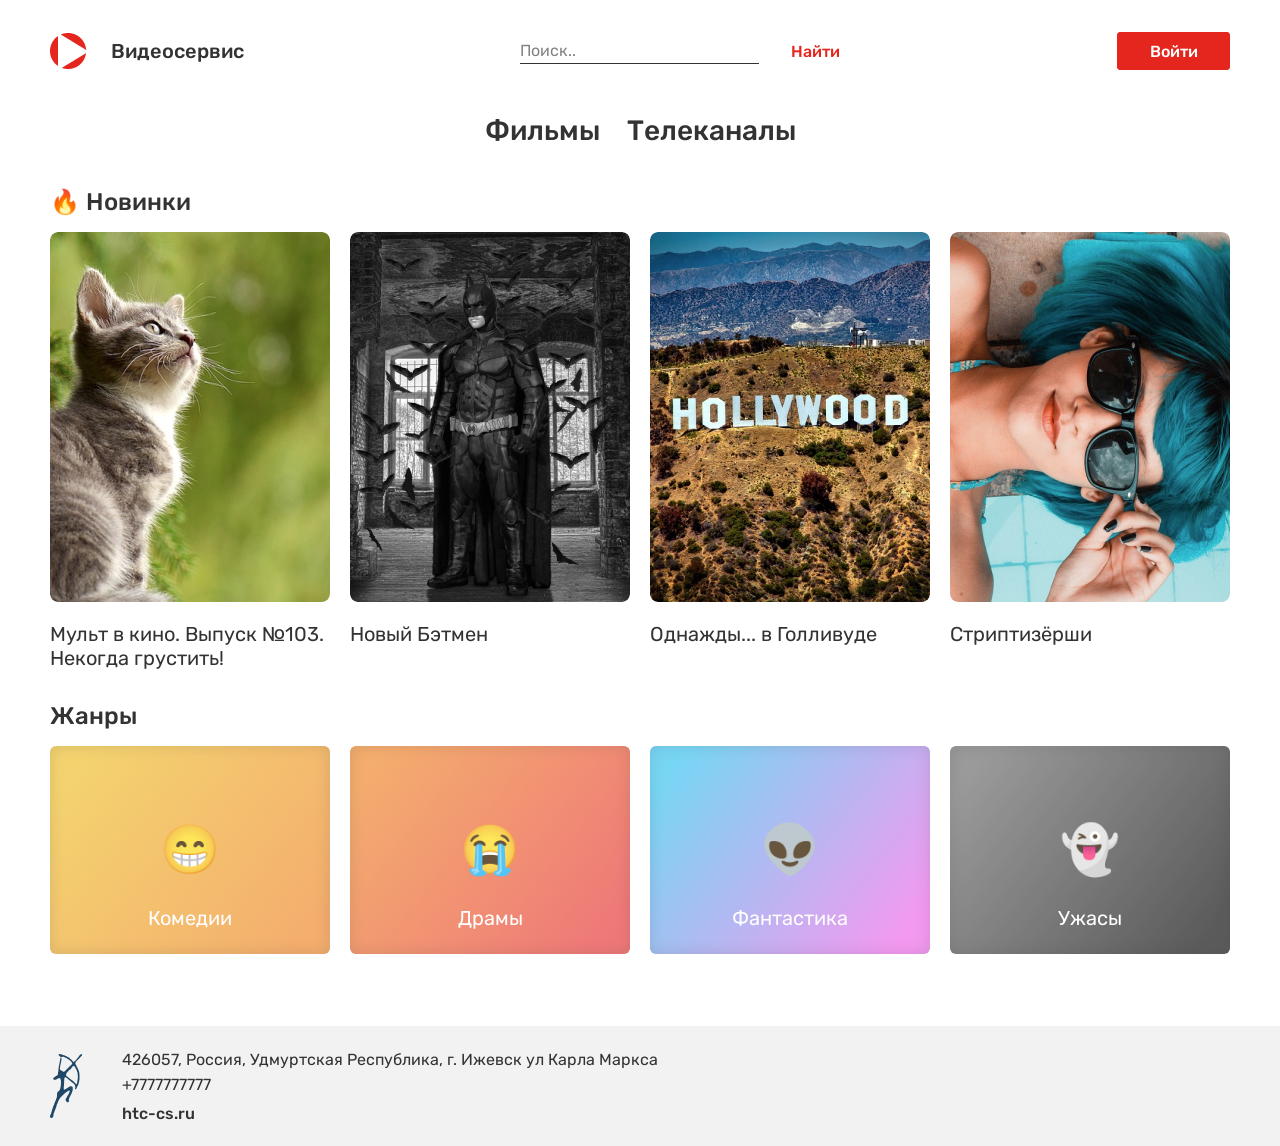
<file: index.html>
<!DOCTYPE html>
<html lang="en">
<head>
    <meta charset="UTF-8">
    <meta name="viewport" content="width=device-width, initial-scale=1.0">
    <link rel="stylesheet" href="css/style.css">
    <title>videoservice</title>
</head>
<body>
     <div class="container">
        <header class="header">
            <div class="header__logo">
                <img src="imgs/sign.png" alt="logo">
                <p class="header__logo_title">Видеосервис</p>
            </div>
            <form class="header_searchForm">
                <input class="header__search-text" type="text" placeholder="Поиск..">
                <input class="header__search-bar" type="button" value="Найти">
            </form>
            <form>
                <div class="header__auth-btn">
                    <a href="login.html" class="header__auth-btn">Войти</a>
                </div>
            </form>
        </header>
        <main>
            <nav class="nav">
                <a class="nav__a" href="index.html">Фильмы</a>
                <a class="nav__a" href="channels.html">Телеканалы</a>
            </nav>
            <p class="gallery__new">&#128293; Новинки</p>
            <div class="gallery__movie">
                <div class="gallery__movie-item">
                    <img class="gallery__movie-item-img" src="imgs/kotek.png" alt="kotek">
                    <p class="gallery__movie-item-p"> Мульт в кино. Выпуск №103. Некогда грустить!</p>
                    <p class="gallery__movie-item-description">Фильм повествует о череде событий, произошедших в Голливуде в 1969 году, на закате "золотого века"</p>
                </div>
                <div class="gallery__movie-item">
                    <img class="gallery__movie-item-img" src="imgs/batman.png" alt="kotek">
                    <p class="gallery__movie-item-p">Новый Бэтмен</p>
                    <p class="gallery__movie-item-description">Фильм повествует о череде событий, произошедших в Голливуде в 1969 году, на закате "золотого века"</p>
                </div>
                <div class="gallery__movie-item">
                    <img class="gallery__movie-item-img" src="imgs/holly.png" alt="kotek">
                    <p class="gallery__movie-item-p">Однажды... в Голливуде</p>
                    <p class="gallery__movie-item-description">Фильм повествует о череде событий, произошедших в Голливуде в 1969 году, на закате "золотого века"</p>
                </div>
                <div class="gallery__movie-item">
                    <img class="gallery__movie-item-img" src="imgs/picture.png" alt="kotek">
                    <p class="gallery__movie-item-p">Стриптизёрши</p>
                    <p class="gallery__movie-item-description">Фильм повествует о череде событий, произошедших в Голливуде в 1969 году, на закате "золотого века"</p>
                </div>
            </div>
            <div class="genres">
                <p class="gallery__new">
                    Жанры
                </p>
                <div class="genre-gallery">
                    <div class="genre comedy">
                        <p class="genre__emj">&#128513;</p>
                        <p class="genre__title">Комедии</p>
                    </div>
                    <div class="genre drama">
                        <p class="genre__emj">&#128557;</p>
                        <p class="genre__title">Драмы</p>
                    </div>
                    <div class="genre sci-fi">
                        <p class="genre__emj">&#128125;</p>
                        <p class="genre__title">Фантастика</p>
                    </div>
                    <div class="genre horror">
                        <p class="genre__emj">&#128123;</p>
                        <p class="genre__title">Ужасы</p>
                    </div>
                </div>
            </div>
        </main>
     </div>
     <footer class="footer">
        <div class="container footer-container">
            <div class="footer__logo">
                <img src="imgs/htc-cs-logo.png" alt="">
            </div>
            <div class="footer__info">
                <p class="footer__info-adr">426057, Россия, Удмуртская Республика, г. Ижевск ул Карла Маркса</p>
                <p class="footer__info-adr">+7777777777</p>
                <a class="footer__info-a" href="https://htc-cs.ru">htc-cs.ru</a>
            </div>
        </div>
     </footer>
</body>
</html>
</file>
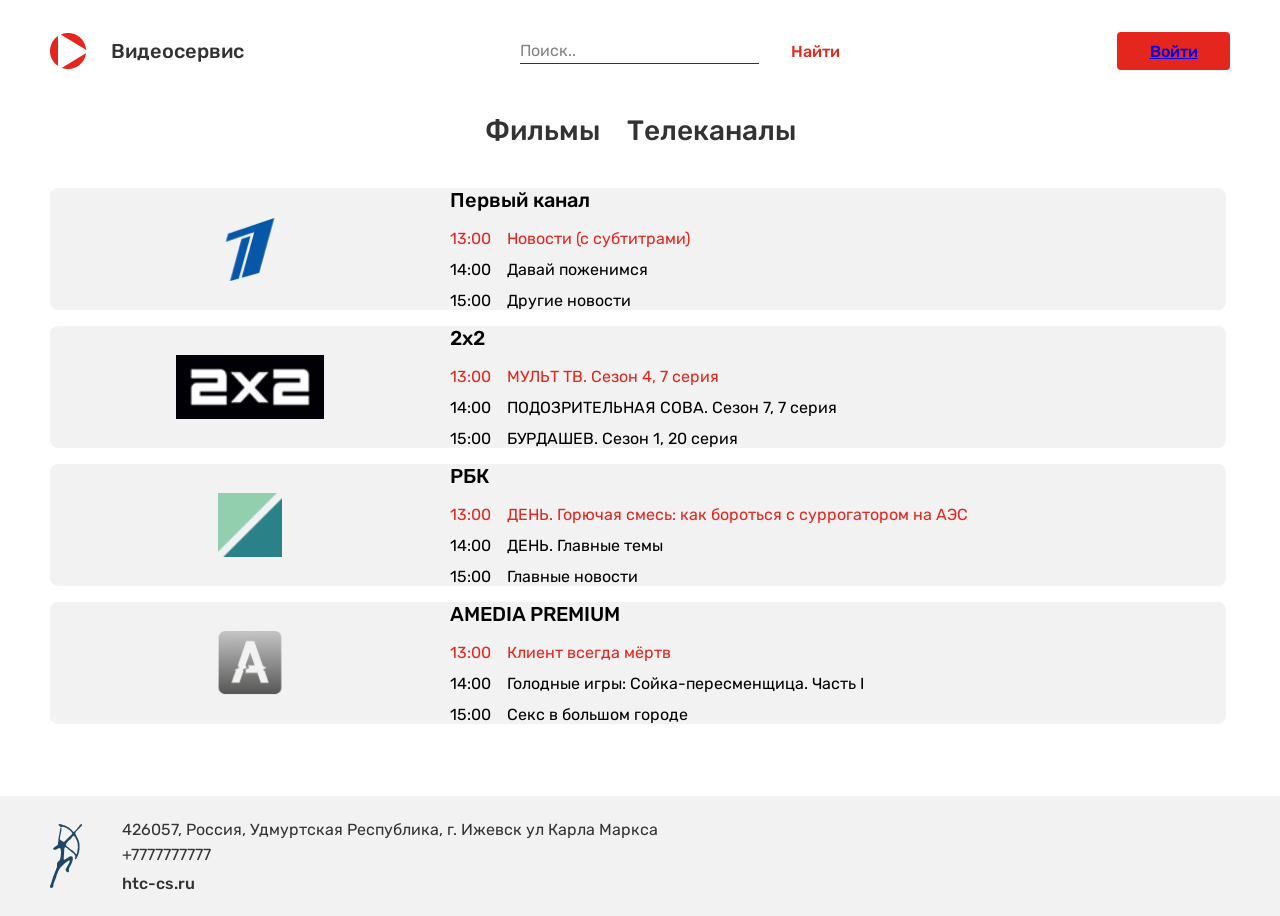
<file: channels.html>
<!DOCTYPE html>
<html lang="en">
<head>
    <meta charset="UTF-8">
    <meta name="viewport" content="width=device-width, initial-scale=1.0">
    <link rel="stylesheet" href="css/style.css">
    <title>videoservice</title>
</head>
<body>
     <div class="container">
        <header class="header">
            <div class="header__logo">
                <img src="imgs/sign.png" alt="logo">
                <p class="header__logo_title">Видеосервис</p>
            </div>
            <form class="header_searchForm">
                <input class="header__search-text" type="text" placeholder="Поиск..">
                <input class="header__search-bar" type="button" value="Найти">
            </form>
            <form>
                <div class="header__auth-btn">
                    <a href="login.html" class="header__auth-btn-text">Войти</a>
                </div>
            </form>
        </header>
        <main>
            <nav class="nav">
                <a class="nav__a" href="index.html">Фильмы</a>
                <a class="nav__a" href="channels.html">Телеканалы</a>
            </nav>
            <div class="tvchannels">
                <div class="tvchannelsItem">
                    <img class="tvchannelsItem_img" src="imgs/logoperviy.png" alt="">
                    <div class="tvchannelsItem_text">
                        
                        <div class="tvWholeText">
                            <p class="tvchannelsItem_title">
                                Первый канал
                            </p>
                            <div class="tvchannelItem_descr">
                            <div class="tvchannelTime">
                                <p class="tvchannelTimeText colorRed">
                                    13:00
                                </p>
                                <p class="tvchannelTimeText">
                                    14:00
                                </p>
                                <p class="tvchannelTimeText">
                                    15:00
                                </p>
                            </div>
                            <div class="tvchannelProgram">
                                <p class="tvchannelProgramText colorRed">
                                    Новости (с субтитрами)
                                </p>
                                <p class="tvchannelProgramText">
                                    Давай поженимся
                                </p>
                                <p class="tvchannelProgramText">
                                    Другие новости
                                </p>
                            </div>
                            </div>
                        </div>
                        
                    </div>
                    
                </div>
                <div class="tvchannelsItem">
                    <img class="tvchannelsItem_img" src="imgs/logo2x2.png" alt="">
                    <div class="tvchannelsItem_text">
                        
                        <div class="tvWholeText">
                            <p class="tvchannelsItem_title">
                                2x2
                            </p>
                            <div class="tvchannelItem_descr">
                            <div class="tvchannelTime">
                                <p class="tvchannelTimeText colorRed">
                                    13:00
                                </p>
                                <p class="tvchannelTimeText">
                                    14:00
                                </p>
                                <p class="tvchannelTimeText">
                                    15:00
                                </p>
                            </div>
                            <div class="tvchannelProgram">
                                <p class="tvchannelProgramText colorRed">
                                    МУЛЬТ ТВ. Сезон 4, 7 серия
                                </p>
                                <p class="tvchannelProgramText">
                                    ПОДОЗРИТЕЛЬНАЯ СОВА. Сезон 7, 7 серия
                                </p>
                                <p class="tvchannelProgramText">
                                    БУРДАШЕВ. Сезон 1, 20 серия
                                </p>
                            </div>
                            </div>
                        </div>
                        
                    </div>
                    
                </div>
                <div class="tvchannelsItem">
                    <img class="tvchannelsItem_img" src="imgs/logorbk.png" alt="">
                    <div class="tvchannelsItem_text">
                        
                        <div class="tvWholeText">
                            <p class="tvchannelsItem_title">
                                РБК
                            </p>
                            <div class="tvchannelItem_descr">
                            <div class="tvchannelTime">
                                <p class="tvchannelTimeText colorRed">
                                    13:00
                                </p>
                                <p class="tvchannelTimeText">
                                    14:00
                                </p>
                                <p class="tvchannelTimeText">
                                    15:00
                                </p>
                            </div>
                            <div class="tvchannelProgram">
                                <p class="tvchannelProgramText colorRed">
                                    ДЕНЬ. Горючая смесь: как бороться с суррогатором на АЭС
                                </p>
                                <p class="tvchannelProgramText">
                                    ДЕНЬ. Главные темы
                                </p>
                                <p class="tvchannelProgramText">
                                    Главные новости
                                </p>
                            </div>
                            </div>
                        </div>
                        
                    </div>
                    
                </div>
                <div class="tvchannelsItem">
                    <img class="tvchannelsItem_img" src="imgs/logoamedia.png" alt="">
                    <div class="tvchannelsItem_text">
                        
                        <div class="tvWholeText">
                            <p class="tvchannelsItem_title">
                                AMEDIA PREMIUM
                            </p>
                            <div class="tvchannelItem_descr">
                            <div class="tvchannelTime">
                                <p class="tvchannelTimeText colorRed">
                                    13:00
                                </p>
                                <p class="tvchannelTimeText">
                                    14:00
                                </p>
                                <p class="tvchannelTimeText">
                                    15:00
                                </p>
                            </div>
                            <div class="tvchannelProgram">
                                <p class="tvchannelProgramText colorRed">
                                    Клиент всегда мёртв
                                </p>
                                <p class="tvchannelProgramText">
                                    Голодные игры: Сойка-пересменщица. Часть I
                                </p>
                                <p class="tvchannelProgramText">
                                    Секс в большом городе
                                </p>
                            </div>
                            </div>
                        </div>
                        
                    </div>
                    
                </div>
            </div>
        </main>
     </div>
     <footer class="footer">
        <div class="container footer-container">
            <div class="footer__logo">
                <img src="imgs/htc-cs-logo.png" alt="">
            </div>
            <div class="footer__info">
                <p class="footer__info-adr">426057, Россия, Удмуртская Республика, г. Ижевск ул Карла Маркса</p>
                <p class="footer__info-adr">+7777777777</p>
                <a class="footer__info-a" href="https://htc-cs.ru">htc-cs.ru</a>
            </div>
        </div>
     </footer>
</body>
</html>
</file>
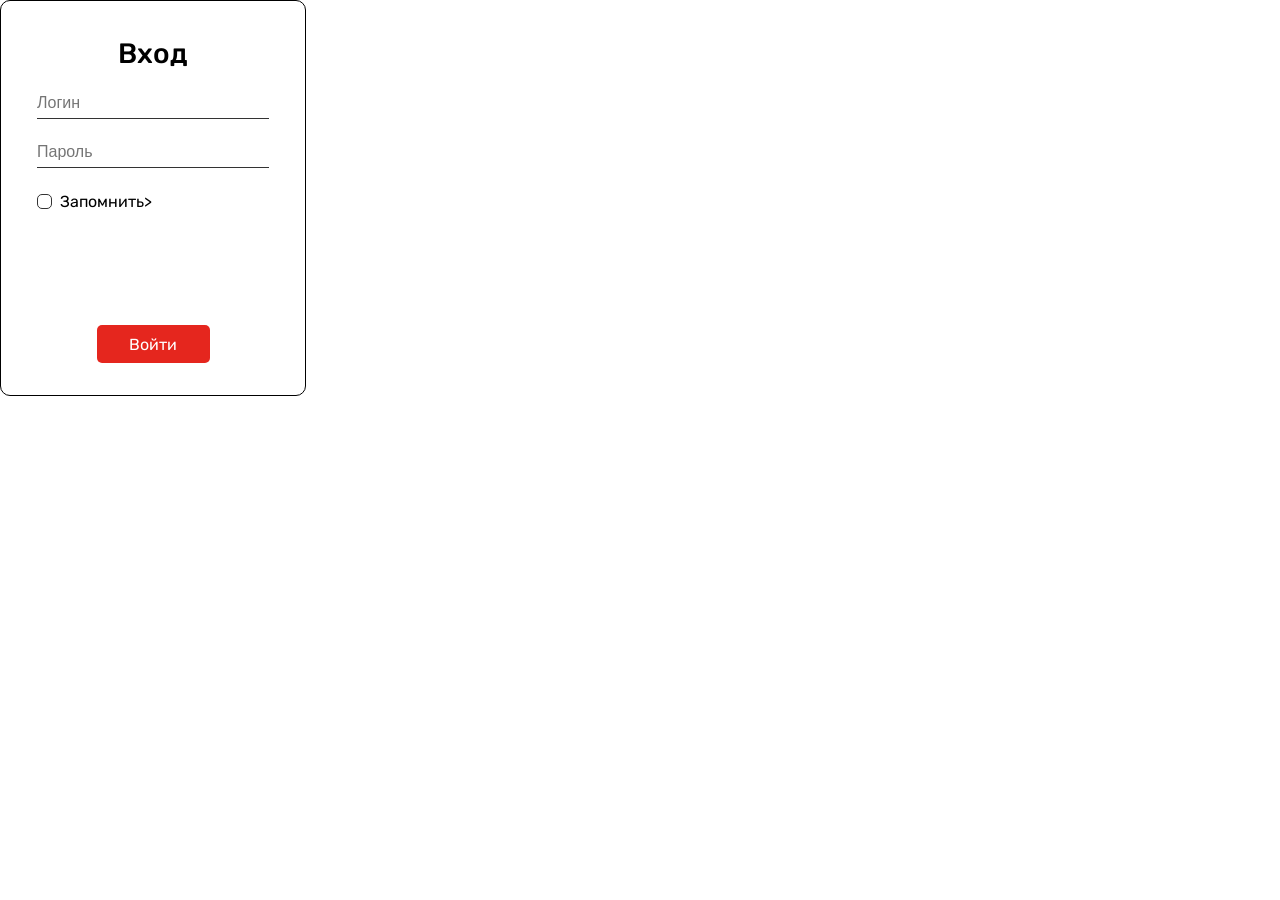
<file: login.html>
<!DOCTYPE html>
<html lang="en">
<head>
    <meta charset="UTF-8">
    <meta name="viewport" content="width=device-width, initial-scale=1.0">
    <link rel="stylesheet" href="css/style.css">
    <title>videoservice</title>
</head>
<div class="loginButtonAll">
    <div class="loginButton">
        <div class="inputFields">
            <p class="loginTitle">Вход</p>
            <input class="loginField" type="text" placeholder="Логин">
            <input class="passwordField" type="password" placeholder="Пароль">
            <label class="doRemember">
                <input class="rememberField" type="checkbox">Запомнить>
            </label>
    <button class="login_btn">Войти</button>
</div>
</div>

    

    
</div>
</file>
<file: css/style.css>
* {
  margin: 0;
  padding: 0;
}

@font-face {
  font-family: Rubik-Medium;
  src: url(../fonts/Rubik-Medium.ttf);
}
@font-face {
  font-family: Rubik-Regular;
  src: url(../fonts/Rubik-Regular.ttf);
}
.container {
  max-width: 1180px;
  width: 100%;
  margin: 0 auto;
}

.header {
  height: auto;
  padding-top: 32px;
  display: flex;
  justify-content: space-between;
  align-items: center;
}

.header__logo {
  display: flex;
  align-items: center;
  gap: 11.88px;
}

.header__logo_title {
  margin-left: 11.88px;
  font-family: Rubik-Medium;
  color: #333333;
  font-size: 20px;
}

.header__search-bar {
  border: none;
  background: none;
  font-size: 16px;
  color: #E5261E;
  font-family: Rubik-Medium;
  margin-left: 32px;
}

.header__search-text {
  max-width: 320px;
  width: 100%;
  height: 25px;
  border: none;
  border-bottom: 1px #333333 solid;
  color: #333333;
  font-size: 16px;
  font-family: Rubik-Medium;
}

.header__search-text::-moz-placeholder {
  color: #828282;
  font-size: 16px;
  font-family: Rubik-Regular;
}

.header__search-text::placeholder {
  color: #828282;
  font-size: 16px;
  font-family: Rubik-Regular;
}

.header__search-text:focus {
  outline: none;
}

.header__auth-btn {
  width: 113px;
  height: 38px;
  display: flex;
  justify-content: center;
  align-items: center;
  background-color: #E5261E;
  color: #ffffff;
  font-size: 16px;
  text-decoration: none;
  font-family: Rubik-Medium;
  border: none;
  border-radius: 4px;
}

.header__auth-btn:hover {
  background-color: #CC221B;
}

.nav {
  max-width: 311px;
  width: 100%;
  margin: 44px auto 32px auto;
  height: 42px;
  display: flex;
  justify-content: space-between;
}

.nav__a {
  font-family: Rubik-Medium;
  font-size: 28px;
  color: #333333;
  text-decoration: none;
}

.nav__a:hover {
  color: #E5261E;
  border-bottom: 2px #E5261E solid;
  padding-bottom: 9px;
}

.gallery__new {
  font-family: Rubik-Medium;
  font-size: 24px;
  color: #333333;
  margin-bottom: 16px;
}

.gallery__movie-item-img {
  border-radius: 8px;
}

.gallery__movie-item-p {
  font-family: Rubik-Regular;
  font-size: 20px;
  color: #333333;
  margin-top: 16px;
}

.gallery__movie-item {
  width: 280px;
  position: relative;
}

.gallery__movie-item-description {
  position: absolute;
  top: 0px;
  left: 0px;
  bottom: 0px;
  right: 0px;
  width: 280px;
  height: 370px;
  background-color: rgba(51, 51, 51, 0.8);
  border-radius: 8px;
  color: #F2F2F2;
  font-size: 16px;
  font-family: Rubik-Regular;
  line-height: 140%;
  padding: 16px;
  box-sizing: border-box;
  opacity: 0;
}

.gallery__movie-item:hover .gallery__movie-item-description {
  opacity: 1;
}

.gallery__movie {
  display: flex;
  justify-content: space-between;
  margin-bottom: 32px;
}

.genre {
  box-shadow: inset 0px 0px 16px rgba(0, 0, 0, 0.15);
  border-radius: 6px;
  width: 280px;
  height: 208px;
  display: flex;
  flex-direction: column;
  justify-content: center;
  align-items: center;
  position: relative;
  opacity: 0.8;
}

.comedy {
  background: linear-gradient(128.73deg, #F2C94C 8.44%, #F29A4A 91.36%);
}

.drama {
  background: linear-gradient(127.73deg, #F2994A 8.44%, #EB5757 91.36%);
}

.sci-fi {
  background: linear-gradient(127.73deg, #56CCF2 8.44%, #F280ED 91.36%);
}

.horror {
  background: linear-gradient(127.73deg, #828282 8.44%, #333333 91.36%);
}

.genre__emj {
  font-size: 48px;
}

.genre__title {
  font-family: Rubik-Regular;
  font-size: 20px;
  color: #ffffff;
  position: absolute;
  top: 160px;
}

.genre:hover {
  opacity: 1;
}

.genre-gallery {
  display: flex;
  justify-content: space-between;
}

.footer {
  background-color: #F2F2F2;
  margin-top: 72px;
  display: flex;
}

.footer-container {
  display: flex;
  align-items: center;
  height: 120px;
}

.footer__logo {
  display: flex;
  align-items: center;
  margin-right: 39.98px;
}

.footer__info-adr {
  font-family: Rubik-Regular;
  font-size: 16px;
  color: #333333;
}

.footer__info-a {
  font-family: Rubik-Medium;
  text-decoration: none;
  font-size: 16px;
  color: #333333;
}

.footer__info-adr:nth-child(2) {
  margin-bottom: 10px;
  margin-top: 6px;
}

.tvchannelsItem {
  display: flex;
  background-color: #F2F2F2;
  max-height: 162px;
  height: 100%;
  align-items: center;
  border-radius: 8px;
  flex-shrink: 0;
}

.tvchannelsItem_text {
  font-family: Rubik-Regular;
}

.tvchannelsItem_img {
  height: 64px;
  display: flex;
  max-width: 400px;
  width: 100%;
  -o-object-fit: contain;
     object-fit: contain;
}

.tvchannelItem_descr {
  display: flex;
  gap: 16px;
}

.tvchannelsItem_title {
  font-size: 20px;
  font-family: Rubik-Medium;
}

.tvchannelTime {
  display: flex;
  flex-direction: column;
  gap: 12px;
}

.tvchannelProgram {
  display: flex;
  flex-direction: column;
  gap: 12px;
}

.tvWholeText {
  display: flex;
  flex-direction: column;
  gap: 17px;
}

.tvchannels {
  display: flex;
  flex-direction: column;
  gap: 16px;
  overflow-y: auto;
  max-height: 676px;
  height: 100%;
  padding-right: 4px;
}

.colorRed {
  color: #E5261E;
}

.tvchannels::-webkit-scrollbar {
  width: 8px;
}

.tvchannels::-webkit-scrollbar-track {
  color: #F2F2F2;
}

.tvchannels::-webkit-scrollbar-thumb {
  background-color: #BDBDBD;
  border-radius: 2px;
  border: 2px solid transparent;
  background-clip: content-box;
}

.loginButton {
  background-color: #ffffff;
  height: 394px;
  width: 304px;
  border: 1px black solid;
  display: flex;
  flex-direction: column;
  border-radius: 10px;
}

.loginTitle {
  font-family: Rubik-Medium;
  font-size: 28px;
  display: flex;
  justify-content: center;
  padding-top: 36px;
}

.loginField {
  border: none;
  border-bottom: 1px #333333 solid;
  font-size: 16px;
  width: 232px;
  box-sizing: border-box;
  padding-bottom: 6px;
}

.passwordField {
  border: none;
  border-bottom: 1px #333333 solid;
  font-size: 16px;
  width: 232px;
  box-sizing: border-box;
  padding-bottom: 6px;
}

.doRemember {
  display: flex;
  gap: 8px;
  align-items: center;
  font-family: Rubik-Regular;
  font-size: 16px;
  font-weight: 100;
  width: 232px;
}

.login_btn {
  display: flex;
  justify-content: center;
  align-items: center;
  width: 113px;
  height: 38px;
  background-color: #E5261E;
  color: #ffffff;
  font-size: 16px;
  font-family: Rubik-Regular;
  border: none;
  border-radius: 5px;
  font-weight: 100;
  margin-top: 90px;
}

.inputFields {
  display: flex;
  flex-direction: column;
  align-items: center;
  gap: 24px;
  padding-left: 36px;
  width: 232px;
}

.rememberField {
  -webkit-appearance: none;
     -moz-appearance: none;
          appearance: none;
  width: 15px;
  height: 15px;
  border: 1px solid #333333;
  border-radius: 5px;
  position: relative;
}

.rememberField:checked::after {
  content: "";
  position: absolute;
  left: 4.5px;
  top: 1.2px;
  width: 3px;
  height: 7px;
  border: solid #E5261E 1px;
  border-width: 0 1.5px 1.5px 0;
  transform: rotate(45deg);
}

.header_searchForm {
  display: flex;
  justify-content: center;
}

@media (max-width: 576px) {
  .header {
    display: flex;
    flex-direction: column;
    gap: 10px;
  }
  .header_searchForm {
    display: flex;
    justify-content: center;
  }
  .nav {
    display: flex;
    justify-content: center;
    gap: 10px;
  }
  .nav__a {
    font-size: 20px;
  }
  .gallery__new {
    display: flex;
    justify-content: center;
  }
  .gallery__movie {
    display: flex;
    flex-direction: column;
    align-items: center;
  }
  .genre-gallery {
    display: flex;
    flex-direction: column;
    align-items: center;
    gap: 10px;
  }
  .tvchannelsItem {
    height: auto;
    margin: 10px;
  }
  .tvchannelTime {
    display: flex;
    flex-direction: column;
  }
  .tvchannelsItem_text {
    font-size: 13px;
  }
  .footer {
    padding-left: 25px;
    padding-right: 0;
  }
  .tvchannelsItem_img {
    width: 30%;
    display: flex;
    flex-direction: column;
    -o-object-fit: contain;
       object-fit: contain;
  }
  .tvchannelsItem {
    height: 150px;
    gap: 10px;
  }
  .tvchannelTime {
    gap: 10px;
  }
  .tvchannelProgram {
    gap: 10px;
  }
  .loginButtonAll {
    display: flex;
    justify-content: center;
    padding-top: 25px;
  }
}/*# sourceMappingURL=style.css.map */
</file>
